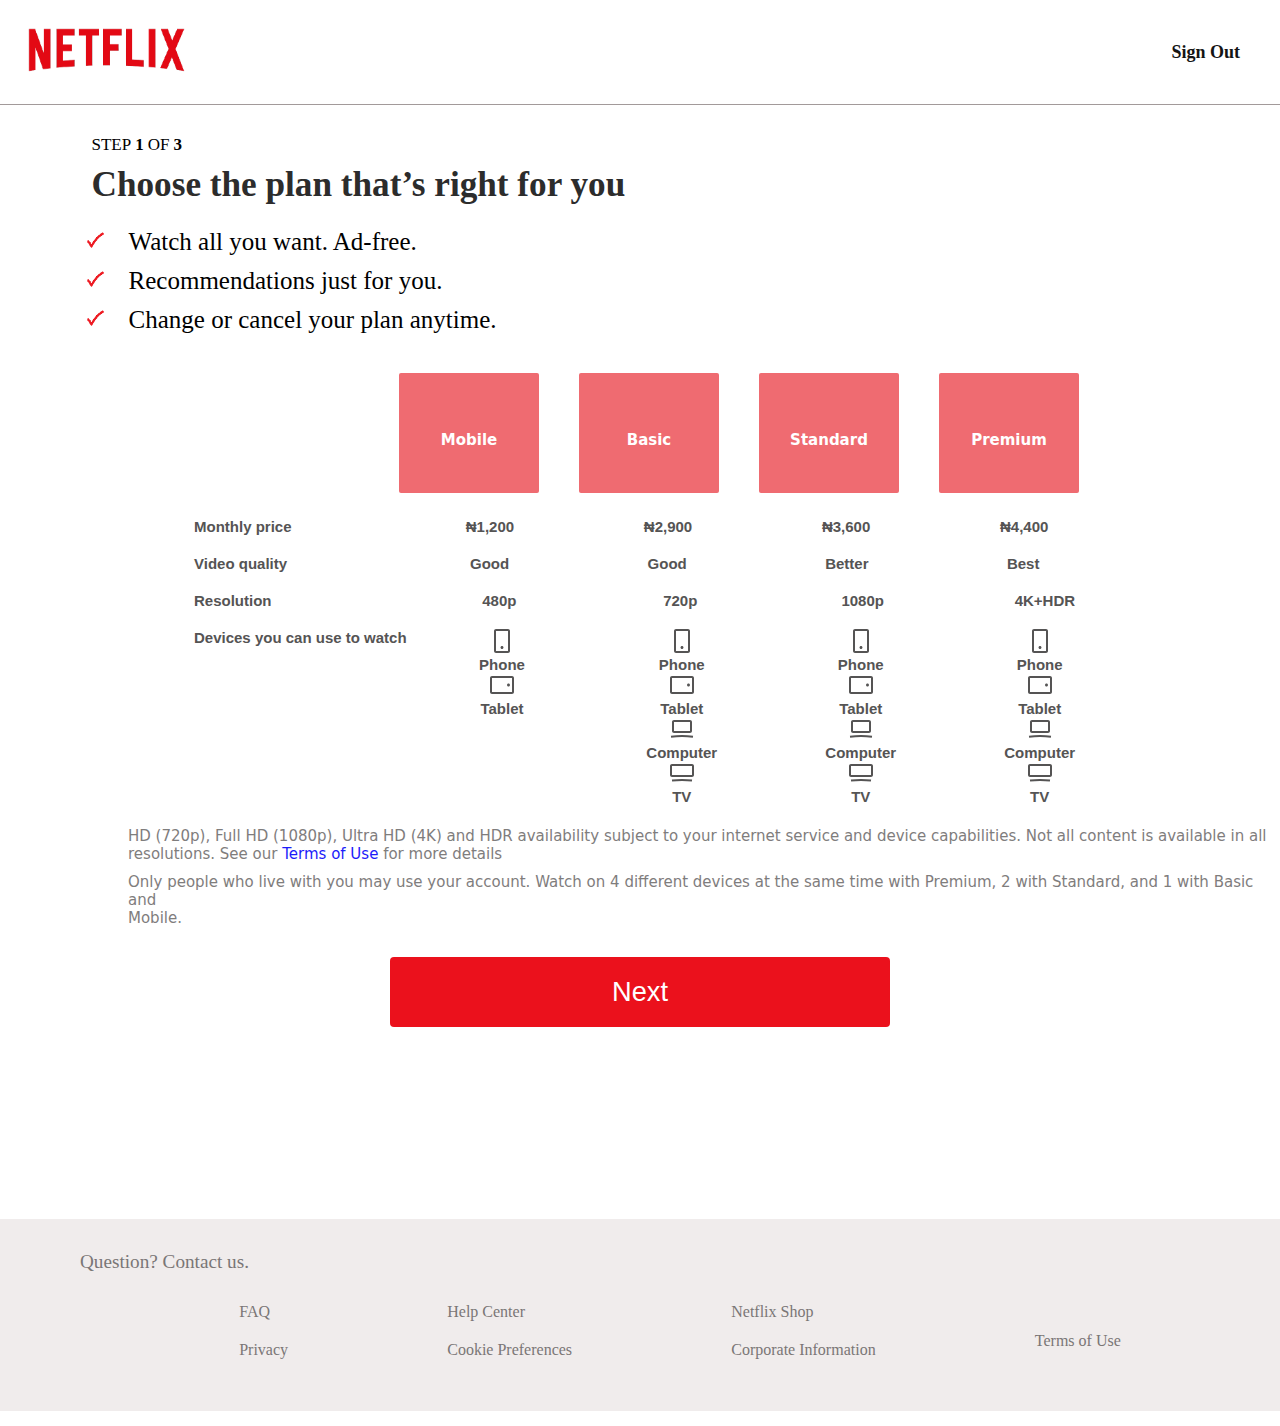
<file: htmls/Plan.html>
<!DOCTYPE html>
<html lang="en">
  <head>
    <meta charset="UTF-8" />
    <meta http-equiv="X-UA-Compatible" content="IE=edge" />
    <meta name="viewport" content="width=device-width, initial-scale=1.0" />
    <title>Netflix</title>
    <link rel="stylesheet" href="/styles/Plan.css" />
  </head>
  <body>
    <div class="main-container">
      <div class="TopNav">
        <header>
          <div class="logo">
            <img
              src="/imagez/Netflix-logo-red-black-png-removebg-preview.png"
              alt="logo" />
          </div>
          <div class="btnNav">
            <div><a href="/htmls/signOut.html">Sign Out</a></div>
          </div>
        </header>
        <div class="tin-line"></div>
      </div>
      <div class="container">
        <div class="conText">
          <div class="step">
            <span>STEP<b>1</b>OF<b>3</b></span>
          </div>
          <div class="choose">
            <h1>Choose the plan that’s right for you</h1>
          </div>
          <div class="goodTxtCon">
            <div class="goodText">
              <span
                ><img src="/imagez/good-removebg-preview.png" alt=""
              /></span>
              <p>Watch all you want. Ad-free.</p>
            </div>
            <div class="goodText">
              <span
                ><img src="/imagez/good-removebg-preview.png" alt=""
              /></span>
              <p>Recommendations just for you.</p>
            </div>
            <div class="goodText">
              <span
                ><img src="/imagez/good-removebg-preview.png" alt=""
              /></span>
              <p>Change or cancel your plan anytime.</p>
            </div>
          </div>
        </div>
      </div>
      <div class="tableContainer">
        <table>
          <tr class="boxRow">
            <th style="visibility: hidden; height: 120px; width: 160px"></th>
            <th>Mobile</th>
            <th>Basic</th>
            <th>Standard</th>
            <th>Premium</th>
          </tr>
          <tr class="text1Row">
            <th class="td1">Monthly price</th>
            <th class="th2">₦1,200</th>
            <th class="th3">₦2,900</th>
            <th class="th4">₦3,600</th>
            <th class="th5">₦4,400</th>
          </tr>
          <tr class="text1Row">
            <th class="td1">Video quality</th>
            <th class="tdd2">Good</th>
            <th class="tdd3">Good</th>
            <th class="tdd4">Better</th>
            <th class="tdd5">Best</th>
          </tr>
          <tr class="text1Row">
            <th class="td1">Resolution</th>
            <th class="td2">480p</th>
            <th class="td3">720p</th>
            <th class="td4">1080p</th>
            <th class="td5">4K+HDR</th>
          </tr>
          <tr class="text1Row">
            <th class="thd1">Devices you can use to watch</th>
            <th class="thh2">
              <div class="icon">
                <div class="deIcon">
                  <svg
                    width="24"
                    height="24"
                    viewBox="0 0 24 24"
                    fill="none"
                    xmlns="http://www.w3.org/2000/svg"
                    class="planGrid__supportedDevicesIcon"
                    data-name="Phone"
                    focusable="false">
                    <path
                      fill-rule="evenodd"
                      clip-rule="evenodd"
                      d="M6 0C4.89543 0 4 0.895431 4 2V22C4 23.1046 4.89543 24 6 24H18C19.1046 24 20 23.1046 20 22V2C20 0.89543 19.1046 0 18 0H6ZM6 2L18 2V22H6V2ZM13.5 18.5C13.5 17.6716 12.8284 17 12 17C11.1716 17 10.5 17.6716 10.5 18.5C10.5 19.3284 11.1716 20 12 20C12.8284 20 13.5 19.3284 13.5 18.5Z"
                      fill="currentColor"></path>
                  </svg>
                </div>
                <p>Phone</p>
              </div>
              <div class="icon">
                <div class="deIcon">
                  <svg
                    width="24"
                    height="24"
                    viewBox="0 0 24 24"
                    fill="none"
                    xmlns="http://www.w3.org/2000/svg"
                    class="planGrid__supportedDevicesIcon"
                    data-name="Tablet"
                    focusable="false">
                    <path
                      fill-rule="evenodd"
                      clip-rule="evenodd"
                      d="M2 3C0.895431 3 0 3.89543 0 5V19C0 20.1046 0.895431 21 2 21H22C23.1046 21 24 20.1046 24 19V5C24 3.89543 23.1046 3 22 3H2ZM2 5H22V19H2V5ZM18.5 13.5C19.3284 13.5 20 12.8284 20 12C20 11.1716 19.3284 10.5 18.5 10.5C17.6716 10.5 17 11.1716 17 12C17 12.8284 17.6716 13.5 18.5 13.5Z"
                      fill="currentColor"></path>
                  </svg>
                </div>
                <p>Tablet</p>
              </div>
            </th>
            <th class="thh3">
              <div class="icon">
                <div class="deIcon">
                  <svg
                    width="24"
                    height="24"
                    viewBox="0 0 24 24"
                    fill="none"
                    xmlns="http://www.w3.org/2000/svg"
                    class="planGrid__supportedDevicesIcon"
                    data-name="Phone"
                    focusable="false">
                    <path
                      fill-rule="evenodd"
                      clip-rule="evenodd"
                      d="M6 0C4.89543 0 4 0.895431 4 2V22C4 23.1046 4.89543 24 6 24H18C19.1046 24 20 23.1046 20 22V2C20 0.89543 19.1046 0 18 0H6ZM6 2L18 2V22H6V2ZM13.5 18.5C13.5 17.6716 12.8284 17 12 17C11.1716 17 10.5 17.6716 10.5 18.5C10.5 19.3284 11.1716 20 12 20C12.8284 20 13.5 19.3284 13.5 18.5Z"
                      fill="currentColor"></path>
                  </svg>
                </div>
                <p>Phone</p>
              </div>
              <div class="icon">
                <div class="deIcon">
                  <svg
                    width="24"
                    height="24"
                    viewBox="0 0 24 24"
                    fill="none"
                    xmlns="http://www.w3.org/2000/svg"
                    class="planGrid__supportedDevicesIcon"
                    data-name="Tablet"
                    focusable="false">
                    <path
                      fill-rule="evenodd"
                      clip-rule="evenodd"
                      d="M2 3C0.895431 3 0 3.89543 0 5V19C0 20.1046 0.895431 21 2 21H22C23.1046 21 24 20.1046 24 19V5C24 3.89543 23.1046 3 22 3H2ZM2 5H22V19H2V5ZM18.5 13.5C19.3284 13.5 20 12.8284 20 12C20 11.1716 19.3284 10.5 18.5 10.5C17.6716 10.5 17 11.1716 17 12C17 12.8284 17.6716 13.5 18.5 13.5Z"
                      fill="currentColor"></path>
                  </svg>
                </div>
                <p>Tablet</p>
              </div>
              <div class="icon">
                <div class="deIcon">
                  <svg
                    width="24"
                    height="24"
                    viewBox="0 0 24 24"
                    fill="none"
                    xmlns="http://www.w3.org/2000/svg"
                    class="planGrid__supportedDevicesIcon"
                    data-name="Laptop"
                    focusable="false">
                    <path
                      fill-rule="evenodd"
                      clip-rule="evenodd"
                      d="M3.99997 3C2.8954 3 1.99997 3.89543 1.99997 5V14C1.99997 15.1046 2.8954 16 3.99997 16H20C21.1045 16 22 15.1046 22 14V5C22 3.89543 21.1045 3 20 3H3.99997ZM3.99997 5L20 5V14H3.99997V5ZM1.11859 20.6355C4.58689 20.2212 8.23466 20 12 20C15.7653 20 19.413 20.2212 22.8813 20.6355L23.1186 18.6497C19.5701 18.2257 15.8431 18 12 18C8.15686 18 4.42984 18.2257 0.881348 18.6497L1.11859 20.6355Z"
                      fill="currentColor"></path>
                  </svg>
                </div>
                <p>Computer</p>
              </div>
              <div class="icon">
                <div class="deIcon">
                  <svg
                    width="24"
                    height="24"
                    viewBox="0 0 24 24"
                    fill="none"
                    xmlns="http://www.w3.org/2000/svg"
                    class="planGrid__supportedDevicesIcon"
                    data-name="Tv"
                    focusable="false">
                    <path
                      fill-rule="evenodd"
                      clip-rule="evenodd"
                      d="M2 3C0.895431 3 0 3.89543 0 5V14C0 15.1046 0.895431 16 2 16H22C23.1046 16 24 15.1046 24 14V5C24 3.89543 23.1046 3 22 3H2ZM2 5L22 5V14H2V5ZM2.1072 20.5232C5.27786 20.1813 8.59078 20 12 20C15.4092 20 18.7221 20.1813 21.8928 20.5232L22.1072 18.5347C18.8643 18.1851 15.4798 18 12 18C8.52024 18 5.13573 18.1851 1.8928 18.5347L2.1072 20.5232Z"
                      fill="currentColor"></path>
                  </svg>
                </div>
                <p>TV</p>
              </div>
            </th>
            <th class="thh4">
              <div class="icon">
                <div class="deIcon">
                  <svg
                    width="24"
                    height="24"
                    viewBox="0 0 24 24"
                    fill="none"
                    xmlns="http://www.w3.org/2000/svg"
                    class="planGrid__supportedDevicesIcon"
                    data-name="Phone"
                    focusable="false">
                    <path
                      fill-rule="evenodd"
                      clip-rule="evenodd"
                      d="M6 0C4.89543 0 4 0.895431 4 2V22C4 23.1046 4.89543 24 6 24H18C19.1046 24 20 23.1046 20 22V2C20 0.89543 19.1046 0 18 0H6ZM6 2L18 2V22H6V2ZM13.5 18.5C13.5 17.6716 12.8284 17 12 17C11.1716 17 10.5 17.6716 10.5 18.5C10.5 19.3284 11.1716 20 12 20C12.8284 20 13.5 19.3284 13.5 18.5Z"
                      fill="currentColor"></path>
                  </svg>
                </div>
                <p>Phone</p>
              </div>
              <div class="icon">
                <div class="deIcon">
                  <svg
                    width="24"
                    height="24"
                    viewBox="0 0 24 24"
                    fill="none"
                    xmlns="http://www.w3.org/2000/svg"
                    class="planGrid__supportedDevicesIcon"
                    data-name="Tablet"
                    focusable="false">
                    <path
                      fill-rule="evenodd"
                      clip-rule="evenodd"
                      d="M2 3C0.895431 3 0 3.89543 0 5V19C0 20.1046 0.895431 21 2 21H22C23.1046 21 24 20.1046 24 19V5C24 3.89543 23.1046 3 22 3H2ZM2 5H22V19H2V5ZM18.5 13.5C19.3284 13.5 20 12.8284 20 12C20 11.1716 19.3284 10.5 18.5 10.5C17.6716 10.5 17 11.1716 17 12C17 12.8284 17.6716 13.5 18.5 13.5Z"
                      fill="currentColor"></path>
                  </svg>
                </div>
                <p>Tablet</p>
              </div>
              <div class="icon">
                <div class="deIcon">
                  <svg
                    width="24"
                    height="24"
                    viewBox="0 0 24 24"
                    fill="none"
                    xmlns="http://www.w3.org/2000/svg"
                    class="planGrid__supportedDevicesIcon"
                    data-name="Laptop"
                    focusable="false">
                    <path
                      fill-rule="evenodd"
                      clip-rule="evenodd"
                      d="M3.99997 3C2.8954 3 1.99997 3.89543 1.99997 5V14C1.99997 15.1046 2.8954 16 3.99997 16H20C21.1045 16 22 15.1046 22 14V5C22 3.89543 21.1045 3 20 3H3.99997ZM3.99997 5L20 5V14H3.99997V5ZM1.11859 20.6355C4.58689 20.2212 8.23466 20 12 20C15.7653 20 19.413 20.2212 22.8813 20.6355L23.1186 18.6497C19.5701 18.2257 15.8431 18 12 18C8.15686 18 4.42984 18.2257 0.881348 18.6497L1.11859 20.6355Z"
                      fill="currentColor"></path>
                  </svg>
                </div>
                <p>Computer</p>
              </div>
              <div class="icon">
                <div class="deIcon">
                  <svg
                    width="24"
                    height="24"
                    viewBox="0 0 24 24"
                    fill="none"
                    xmlns="http://www.w3.org/2000/svg"
                    class="planGrid__supportedDevicesIcon"
                    data-name="Tv"
                    focusable="false">
                    <path
                      fill-rule="evenodd"
                      clip-rule="evenodd"
                      d="M2 3C0.895431 3 0 3.89543 0 5V14C0 15.1046 0.895431 16 2 16H22C23.1046 16 24 15.1046 24 14V5C24 3.89543 23.1046 3 22 3H2ZM2 5L22 5V14H2V5ZM2.1072 20.5232C5.27786 20.1813 8.59078 20 12 20C15.4092 20 18.7221 20.1813 21.8928 20.5232L22.1072 18.5347C18.8643 18.1851 15.4798 18 12 18C8.52024 18 5.13573 18.1851 1.8928 18.5347L2.1072 20.5232Z"
                      fill="currentColor"></path>
                  </svg>
                </div>
                <p>TV</p>
              </div>
            </th>
            <th class="thh5">
              <div class="icon">
                <div class="deIcon">
                  <svg
                    width="24"
                    height="24"
                    viewBox="0 0 24 24"
                    fill="none"
                    xmlns="http://www.w3.org/2000/svg"
                    class="planGrid__supportedDevicesIcon"
                    data-name="Phone"
                    focusable="false">
                    <path
                      fill-rule="evenodd"
                      clip-rule="evenodd"
                      d="M6 0C4.89543 0 4 0.895431 4 2V22C4 23.1046 4.89543 24 6 24H18C19.1046 24 20 23.1046 20 22V2C20 0.89543 19.1046 0 18 0H6ZM6 2L18 2V22H6V2ZM13.5 18.5C13.5 17.6716 12.8284 17 12 17C11.1716 17 10.5 17.6716 10.5 18.5C10.5 19.3284 11.1716 20 12 20C12.8284 20 13.5 19.3284 13.5 18.5Z"
                      fill="currentColor"></path>
                  </svg>
                </div>
                <p>Phone</p>
              </div>
              <div class="icon">
                <div class="deIcon">
                  <svg
                    width="24"
                    height="24"
                    viewBox="0 0 24 24"
                    fill="none"
                    xmlns="http://www.w3.org/2000/svg"
                    class="planGrid__supportedDevicesIcon"
                    data-name="Tablet"
                    focusable="false">
                    <path
                      fill-rule="evenodd"
                      clip-rule="evenodd"
                      d="M2 3C0.895431 3 0 3.89543 0 5V19C0 20.1046 0.895431 21 2 21H22C23.1046 21 24 20.1046 24 19V5C24 3.89543 23.1046 3 22 3H2ZM2 5H22V19H2V5ZM18.5 13.5C19.3284 13.5 20 12.8284 20 12C20 11.1716 19.3284 10.5 18.5 10.5C17.6716 10.5 17 11.1716 17 12C17 12.8284 17.6716 13.5 18.5 13.5Z"
                      fill="currentColor"></path>
                  </svg>
                </div>
                <p>Tablet</p>
              </div>
              <div class="icon">
                <div class="deIcon">
                  <svg
                    width="24"
                    height="24"
                    viewBox="0 0 24 24"
                    fill="none"
                    xmlns="http://www.w3.org/2000/svg"
                    class="planGrid__supportedDevicesIcon"
                    data-name="Laptop"
                    focusable="false">
                    <path
                      fill-rule="evenodd"
                      clip-rule="evenodd"
                      d="M3.99997 3C2.8954 3 1.99997 3.89543 1.99997 5V14C1.99997 15.1046 2.8954 16 3.99997 16H20C21.1045 16 22 15.1046 22 14V5C22 3.89543 21.1045 3 20 3H3.99997ZM3.99997 5L20 5V14H3.99997V5ZM1.11859 20.6355C4.58689 20.2212 8.23466 20 12 20C15.7653 20 19.413 20.2212 22.8813 20.6355L23.1186 18.6497C19.5701 18.2257 15.8431 18 12 18C8.15686 18 4.42984 18.2257 0.881348 18.6497L1.11859 20.6355Z"
                      fill="currentColor"></path>
                  </svg>
                </div>
                <p>Computer</p>
              </div>
              <div class="icon">
                <div class="deIcon">
                  <svg
                    width="24"
                    height="24"
                    viewBox="0 0 24 24"
                    fill="none"
                    xmlns="http://www.w3.org/2000/svg"
                    class="planGrid__supportedDevicesIcon"
                    data-name="Tv"
                    focusable="false">
                    <path
                      fill-rule="evenodd"
                      clip-rule="evenodd"
                      d="M2 3C0.895431 3 0 3.89543 0 5V14C0 15.1046 0.895431 16 2 16H22C23.1046 16 24 15.1046 24 14V5C24 3.89543 23.1046 3 22 3H2ZM2 5L22 5V14H2V5ZM2.1072 20.5232C5.27786 20.1813 8.59078 20 12 20C15.4092 20 18.7221 20.1813 21.8928 20.5232L22.1072 18.5347C18.8643 18.1851 15.4798 18 12 18C8.52024 18 5.13573 18.1851 1.8928 18.5347L2.1072 20.5232Z"
                      fill="currentColor"></path>
                  </svg>
                </div>
                <p>TV</p>
              </div>
            </th>
          </tr>
        </table>
      </div>
      <div class="btmTextCon">
        <div>
          HD (720p), Full HD (1080p), Ultra HD (4K) and HDR availability subject
          to your internet service and device capabilities. Not all content is
          available in all <br />
          resolutions. See our <a href="">Terms of Use</a> for more details
        </div>
        <div>
          Only people who live with you may use your account. Watch on 4
          different devices at the same time with Premium, 2 with Standard, and
          1 with Basic and <br />
          Mobile.
        </div>
      </div>
      <div class="Bbtn">
        <button>Next</button>
      </div>
      <div class="footer">
        <div class="que"><a href="#conatctus">Question? Contact us.</a></div>
        <div class="fCon">
          <div>
            <div><a href="faq">FAQ</a></div>
            <div><a href="cook">Privacy</a></div>
          </div>
          <div>
            <div><a href="help">Help Center</a></div>
            <div><a href="">Cookie Preferences</a></div>
          </div>
          <div>
            <div><a href="terms">Netflix Shop</a></div>
            <div><a href="privacy">Corporate Information</a></div>
          </div>
          <div><a href="use">Terms of Use</a></div>
        </div>
      </div>
    </div>
    <script src="/main.js"></script>
  </body>
</html>
</file>
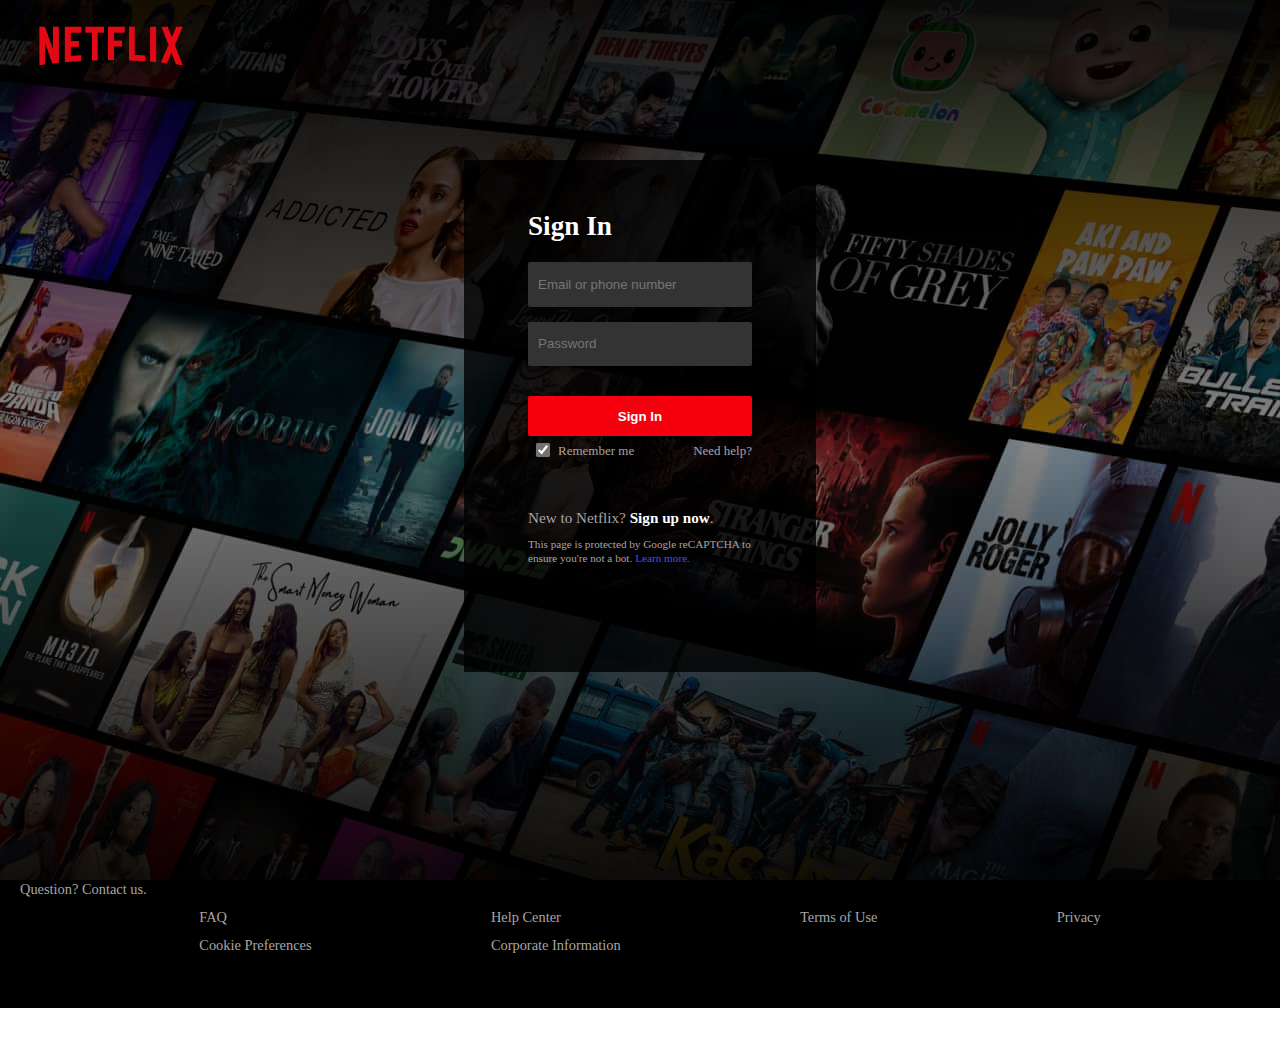
<file: htmls/signIn.html>
<!DOCTYPE html>
<html lang="en">
<head>
    <meta charset="UTF-8">
    <meta http-equiv="X-UA-Compatible" content="IE=edge">
    <meta name="viewport" content="width=device-width, initial-scale=1.0">
    <title>Netflix </title>
   <link rel="stylesheet" href="/styles/signIn.css">
</head>
<body>
    <div class="main-container">
        <div class="con">
            <div class="Home-container">
                <div class="TopNav">
                    <header>
                        <div class="logo">
                           <a href="/htmls/index.html"> <img src="/imagez/Netflix-logo-red-black-png-removebg-preview.png" alt="logo"></a>
                        </div> 
                    </header>
                </div>
                <div class="form-container">
                    <div class="form-panel">
                         <form action="">
                            <div class="signText">
                                <label class="Stxt">Sign In</label>
                            </div>
                           <div class="input-con">
                            <div class="input-email" >
                                <input type="text" placeholder="Email or phone number">
                                </div>
                                <div class="input-pass">
                                <input type="password" placeholder="Password">
                            </div>
                           </div>
                           <button type="submit"><a href="/htmls/signOut.html">Sign In</a></button>
                           <div class="re-need-con">
                            <div class="check">
                                <input id="ck" type="checkbox" checked>
                                <p>Remember me</p>
                            </div>
                            <div class="neehlp">Need help?</div>
                           </div>
                        </form>
                        <div class="new">
                            <p>New to Netflix? <span>Sign up now</span>.</p>
                        </div>
                        <div class="reptach">
                            This page is protected by Google reCAPTCHA to <br>
                            ensure you're not a bot.<span>Learn more.</span>
                        </div>
                    </div>
                </div>
              
            </div>
        </div>
        <div class="footer">
            <div class="que"><a href="#conatctus">Question? Contact us.</a></div>
            <div class="fCon">
               <div>
                <div><a href="faq">FAQ</a></div>
                <div><a href="cook">Cookie Preferences</a></div>
               </div>
               <div>
                <div><a href="help">Help Center</a></div>
                <div><a href="">Corporate Information</a></div>
               </div>
               <div><a href="terms">Terms of Use</a></div>
               <div><a href="privacy">Privacy</a></div>
            </div>
        </div>
        <div class="bottom"></div>
</div>      
  
</body>
</html>
</file>
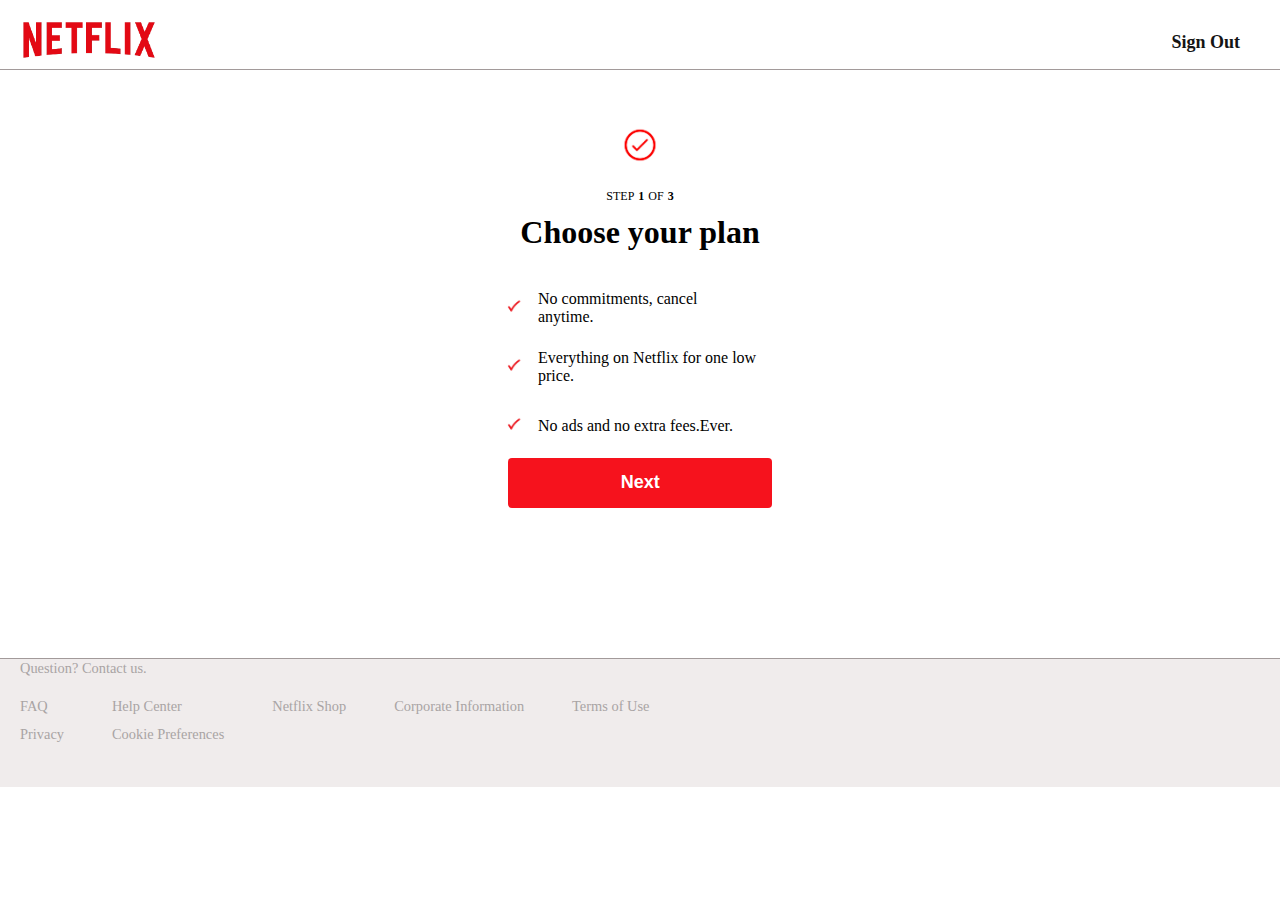
<file: htmls/signOut.html>
<!DOCTYPE html>
<html lang="en">
<head>
    <meta charset="UTF-8">
    <meta http-equiv="X-UA-Compatible" content="IE=edge">
    <meta name="viewport" content="width=device-width, initial-scale=1.0">
    <title>Netflix</title>
    <link rel="stylesheet" href="/styles/signOut.css">
</head>
<body>
    <div class="main-container">
        <div class="TopNav">
            <header>
                <div class="logo">
                    <img src="/imagez/Netflix-logo-red-black-png-removebg-preview.png" alt="logo">
                </div>
                <div class="btnNav">
                    <div><a href="/htmls/signIn.html">Sign Out</a></div>
                </div>
            </header>
            <div class="tin-line"></div>  
        </div> 

        <div class="form-container">
            <div class="form-panel">
                <div class="marked">
                    <img src="/imagez/mark.png" alt="">
                </div>
                <div class="step">
                    <span>STEP<b>1</b>OF<b>3</b></span>
                </div>
                <div class="choose">
                    <h1>Choose your plan</h1>
                </div>
                <div class="goodText">
                    <span><img src="/imagez/good.png" alt=""></span>
                    <p>No commitments, cancel <br>
                        anytime.</p>
                </div>
                <div class="goodText">
                    <span><img src="/imagez/good.png" alt=""></span>
                    <p>Everything on Netflix for one low  <br>
                        price.</p>
                </div>
                <div class="goodText">
                    <span><img src="/imagez/good.png" alt=""></span>
                    <p>No ads and no extra fees.Ever.</p>
                </div>
               
                <div class="btn">
                    <button><a href="/htmls/Plan.html">Next</a></button>
                </div>
            </div>
        </div>
        <div class="tin-line"></div>  
        <div class="footer">
            <div class="que"><a href="#conatctus">Question? Contact us.</a></div>
            <div class="fCon">
               <div>
                <div><a href="faq">FAQ</a></div>
                <div><a href="cook">Privacy</a></div>
               </div>
               <div>
                <div><a href="help">Help Center</a></div>
                <div><a href="">Cookie Preferences</a></div>
               </div>
               <div><a href="terms">Netflix Shop</a></div>
               <div><a href="privacy">Corporate Information</a></div>
               <div><a href="use">Terms of Use</a></div>
            </div>
        </div>
    </div>          
</body>
</html>
</file>
<file: styles/Plan.css>
* {
  margin: 0;
  padding: 0;
  box-sizing: border-box;
}
.main-container {
  background-color: #fff;
  width: 100%;
  height: 100vh;
}

header {
  display: flex;
  justify-content: space-between;
  align-items: center;
  margin-top: -15px;
  margin-left: -8px;
  margin-right: 40px;
}
.TopNav {
  margin-bottom: 30px;
}
.logo img {
  height: 130px;
}
.btnNav div a {
  font-size: 18px;
  color: #141414;
  font-weight: 600;
  text-decoration: none;
}

.tin-line {
  background-color: #c7c1c1;
  width: 100%;
  height: 0.75px;
  margin-top: -15px;
  margin-bottom: 30px;
}
.container {
  padding-left: 8%;
  padding-right: 7%;
}
.conText {
  margin-left: -1%;
}
.step {
  font-size: 17px;
  word-spacing: 40px;
}
.step span {
  display: flex;
  justify-content: start;
  gap: 4px;
  margin-bottom: 10px;
}
.choose h1 {
  font-size: 2.2em;
  text-align: start;
  color: #2c2c2c;
}
.goodTxtCon {
  margin-bottom: 4%;
}
.goodText img {
  height: 70px;
}
.goodText {
  display: flex;
  align-items: center;
  margin-bottom: -35px;
  margin-left: -3%;
}
.goodText p {
  width: 100%;
  font-size: 25px;
}
/* ============================================ */
.tableContainer {
  width: 100%;
  padding-left: 15%;
  padding-right: 7%;
  margin-top: 10px;
  position: relative;
}
table .boxRow th {
  width: 140px;
  height: 120px;
  background-color: rgb(239, 107, 113);
  border-radius: 2px;
  font-size: 15px;
  font-weight: 800;
  color: #fff;
  padding-top: 6.5%;
  margin: 5px;
  font-family: system-ui, -apple-system, BlinkMacSystemFont, "Segoe UI", Roboto,
    Oxygen, Ubuntu, Cantarell, "Open Sans", "Helvetica Neue", sans-serif;
}
.boxRow {
  display: flex;
  gap: 30px;
  position: sticky;
  top: 0;
  background-color: #fff;
}
.text1Row {
  display: flex;
  margin-left: 0%;
  gap: 20px;
  margin-top: 20px;
  justify-content: space-between;
  color: #555454;
  font-size: 15px;
  font-family: Roboto, -apple-system, BlinkMacSystemFont, Segoe UI,
    Helvetica Neue, Arial, sans-serif;
}

table > tr {
  vertical-align: middle;
}
table .text1Row th {
}

.th2 {
  margin-left: 5%;
}
.th3 {
  margin-left: 0%;
}
.th4 {
  margin-left: 0%;
}
.th5 {
  margin-left: 0%;
  margin-right: 4%;
}
/* =========================== */
.td2 {
  padding-left: 9%;
}
.td3 {
  padding-left: 1.8%;
}
.td4 {
  padding-left: 1.5%;
}
.td5 {
  padding-left: 0%;
  padding-right: 1%;
}
/* ======================= */
.tdd2 {
  padding-left: 5%;
}
.tdd3 {
  padding-left: 0%;
}
.tdd4 {
  padding-left: 0%;
}
.tdd5 {
  padding-right: 5%;
}
/* ============================== */
.thd1 {
}

.thh2 {
  padding-right: 5.5%;
}
.thh3 {
  padding-right: 4%;
}
.thh4 {
  padding-right: 4%;
}
.thh5 {
  padding-right: 1%;
}
/* =========================================================== */
.btmTextCon {
  margin-top: 20px;
  padding-left: 10%;
}
.btmTextCon {
  font-size: 15px;
  font-family: system-ui, -apple-system, BlinkMacSystemFont, "Segoe UI", Roboto,
    Oxygen, Ubuntu, Cantarell, "Open Sans", "Helvetica Neue", sans-serif;
  color: #7f7d7d;
}
.btmTextCon div {
  padding-bottom: 10px;
}
.btmTextCon div a {
  color: rgb(28, 28, 250);
  text-decoration: none;
}
.btmTextCon div a:hover {
  text-decoration: underline;
}
/* =================================== */
.Bbtn {
  display: flex;
  align-items: center;
  justify-content: center;
  margin: 20px 0 12em;
}
.Bbtn button {
  width: 500px;
  height: 70px;
  background-color: rgb(235, 17, 28);
  color: #fff;
  font-size: 1.7em;
  font-weight: 500;
  border: none;
  outline: none;
  border-radius: 4px;
}
.Bbtn button:hover {
  background-color: rgb(246, 18, 29);
}
/* ============================================ */
.footer {
  height: 12rem;
  width: 100%;
  background-color: #f0ecec;
  padding-left: 5em;
  padding-top: 2em;
}
.tin-line {
  background-color: #a29a9a;
  width: 100%;
  height: 0.75px;
}

.fCon {
  display: flex;
  justify-content: space-evenly;
  align-items: center;
}

.fCon div {
  padding-bottom: 20px;
}

.fCon a {
  color: #7a7676;
  font-size: 1em;
  text-decoration: none;
}
.que {
  padding-bottom: 30px;
}
.que a {
  color: #7a7676;
  font-size: 1.2em;
  text-decoration: none;
}

.que a:hover {
  text-decoration: underline;
}
.fCon a:hover {
  text-decoration: underline;
}

@media screen and (max-width: 768) {
  body {
    width: 100%;
  }
  .main-container {
    width: 100%;
  }
}
</file>
<file: styles/signIn.css>
@import url('https://fonts.googleapis.com/css2?family=Quicksand:wght@700&display=swap');
*{
    margin: 0;
    padding: 0;
    box-sizing: border-box;
}

.con {
    background-image: url(/imagez/NG-en-20230320-popsignuptwoweeks-perspective_alpha_website_medium\ \(1\).jpg);
}
.Home-container {
    background-image:linear-gradient( rgba(0, 0, 0, 0.9) , rgba(0, 0, 0, 0.3),rgba(0, 0, 0, 0.9));
    height: 55rem;
    width: 100%;
}
.TopNav {
   padding-left: 5px;
   padding-top: 2%; 
}

header {
    display: flex;
    justify-content: space-between;
}

.logo {
    margin-top: -40px;
}
.logo img{
    width: 100%;
    height: 120px;
}


/* ============================================================== */

.form-container {
    display: flex;
    justify-content: space-around;
    align-items: center;
    padding-top: 50px;
    padding-bottom: 88px;
}
.form-panel {
    height: 32rem;
    width: 22rem;
    background-color: rgba(0, 0, 0, 0.8);
    padding-left: 5%;
    padding-right: 5%;
    padding-top: 4%;
}
.signText {
    padding-bottom: 20px;
}
.Stxt {
    color: #Fff;
    font-size: 1.7em;
    font-weight: 800;
}
.input-email {
    padding-bottom: 15px;
}
.input-email input, .input-pass input {
    width: 100%;
    height: 2.8rem;
    border: none;
    border-radius: 2px;
    padding-left: 10px;
    background-color: rgb(51, 51, 51);
    color: #Fff;
    outline: none;
}
input:focus     {
    padding-bottom: 20px;
    font-size: 10px;
}

.input-con {
    padding-bottom: 30px;
}

button {
    width: 100%;
    height: 2.5rem;
    border: none;
    border-radius: 2px;
    background-color: rgb(245, 0, 12);
    margin-bottom: 7px;
}
button a {
    text-decoration: none;
    color: #fff;
    font-weight: 700;
}
.re-need-con {
    display: flex;
    justify-content: space-between;
}
.check {
    display: flex;
}
#ck {
    accent-color: rgb(115, 115, 115);
    height: 14px;
    width: 30px;
}

.check p {
    color: #a9a4a4;
    font-size: 13px;
}
.neehlp {
    color: #a9a4a4;
    font-size: 13px;
}
.neehlp:hover {
    text-decoration: underline;
}

form {
    margin-bottom: 50px;
}


/* ================================== */
.new p {
    color: #a9a4a4;
}
.new span {
    color: #fff;
    font-weight: 700;
}
.new span:hover {
    text-decoration: underline;
}
.new {
    font-size: .95em;
    margin-bottom: 10px;
}
.reptach {
    color: #a9a4a4;
    font-size: .7em;
    line-height: 14px;
}
.reptach span {
    color: rgb(74, 74, 241);
    padding-left: 3px;
}
.reptach span:hover {
    text-decoration: underline;
}
/* ============================================= */

.fCon {
    display: flex;
    justify-content: space-evenly;
}

.fCon div {
    padding-bottom: 10px;
}

.fCon a {
    color:#a9a4a4 ;
    font-size: .9em;
    text-decoration: none;
}
.que {
    padding-bottom: 10px;
}
.que a {
    color:#a9a4a4 ;
    font-size: .9em;
    text-decoration: none;
}
 
.que a:hover {
    text-decoration: underline;
}
.fCon a:hover {
    text-decoration: underline;
}
/* ================================================ */
.footer {
    height: 8rem;
    width:100%;
    background-color: rgba(0, 0, 0);
    padding-left: 20px;
}
.bottom {
    background-color: #fff;
    width: 100%;
    height:30px;
}
</file>
<file: styles/signOut.css>
*{
    margin: 0;
    padding: 0;
    box-sizing: border-box;
}
.main-container {
    background-color: #fff;
    width: 100%;
    height: 100vh;
}

header {
    display: flex;
    justify-content: space-between;
    align-items: center;
    margin-top: -15px;
   margin-left: -8px;
   margin-right: 40px;
}
.logo img {
    height: 110px;
}
.btnNav div a {
    font-size: 18px;
    color: #141414;
    font-weight: 600;
    text-decoration: none;
}

.tin-line {
    background-color: #a29a9a;
    width: 100%;
    height: .75px;
    margin-top: -30px;
}

.form-container {
    display: flex;
    justify-content: space-around;
    align-items: center;
    padding-top: 50px;
    padding-bottom: 88px;
}
.form-panel {
    height: 30rem;
    width: 27rem;
    background-color: #fff;
    padding-left: 5%;
    padding-right: 5%;
    padding-top: -1%;
}
.marked,.step {
    
    text-align: center;
}
.marked img {
    height: 50px;
    margin-bottom: 15px;
}
.step {
    font-size: 12px;
    word-spacing: 40px;
}
.step span  {
    display: flex;
    justify-content: center;
    gap: 4px;
    margin-bottom: 10px;
}
.choose {
    margin-bottom: 30px;
    text-align: center;
}
.goodText img {
    height: 50px;
}
.goodText {
    display: flex;
    align-items: center;
    margin-bottom: 5px;
}
.goodText p {
    width: 100%;
}
.btn button {
    width: 87%;
    height: 50px;
    border: none;
    border-radius: 4px;
    background-color: rgb(246, 18, 29);
    text-align: center;
    margin-left: 20px;
}
.btn button a  {
 color: #fff;
 font-weight: 600;
 font-size: 18px;
 text-decoration: none;
}
.footer {
    height: 8rem;
    width:100%;
    background-color: #f0ecec;
    padding-left: 20px;
}
.tin-line {
    background-color: #a29a9a;
    width: 100%;
    height: .75px;
}

.fCon {
    display: flex;
    justify-content: start;
    gap: 3rem;
}

.fCon div {
    padding-bottom: 10px;
}

.fCon a {
    color:#a9a4a4 ;
    font-size: .9em;
    text-decoration: none;
}
.que {
    padding-bottom: 20px;
}
.que a {
    color:#a9a4a4 ;
    font-size: .9em;
    text-decoration: none;
}
 
.que a:hover {
    text-decoration: underline;
}
.fCon a:hover {
    text-decoration: underline;
}
</file>
